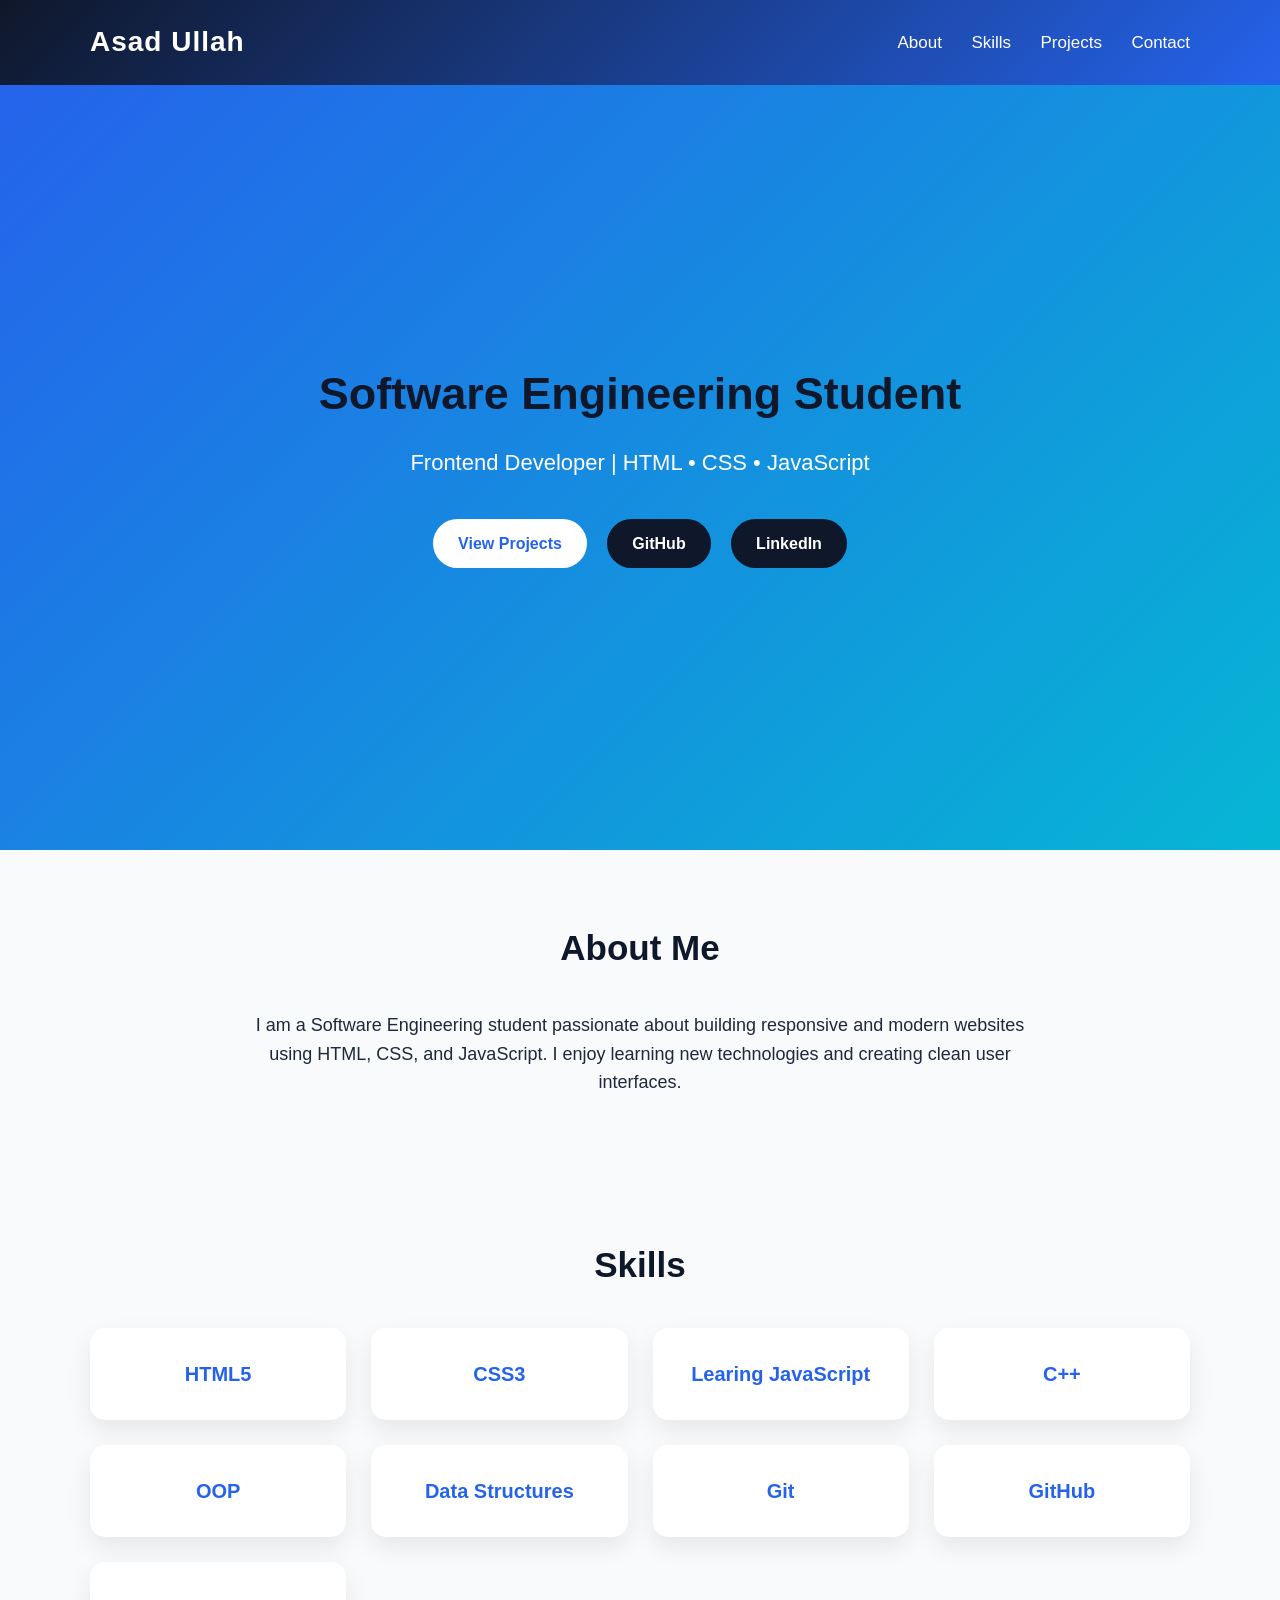
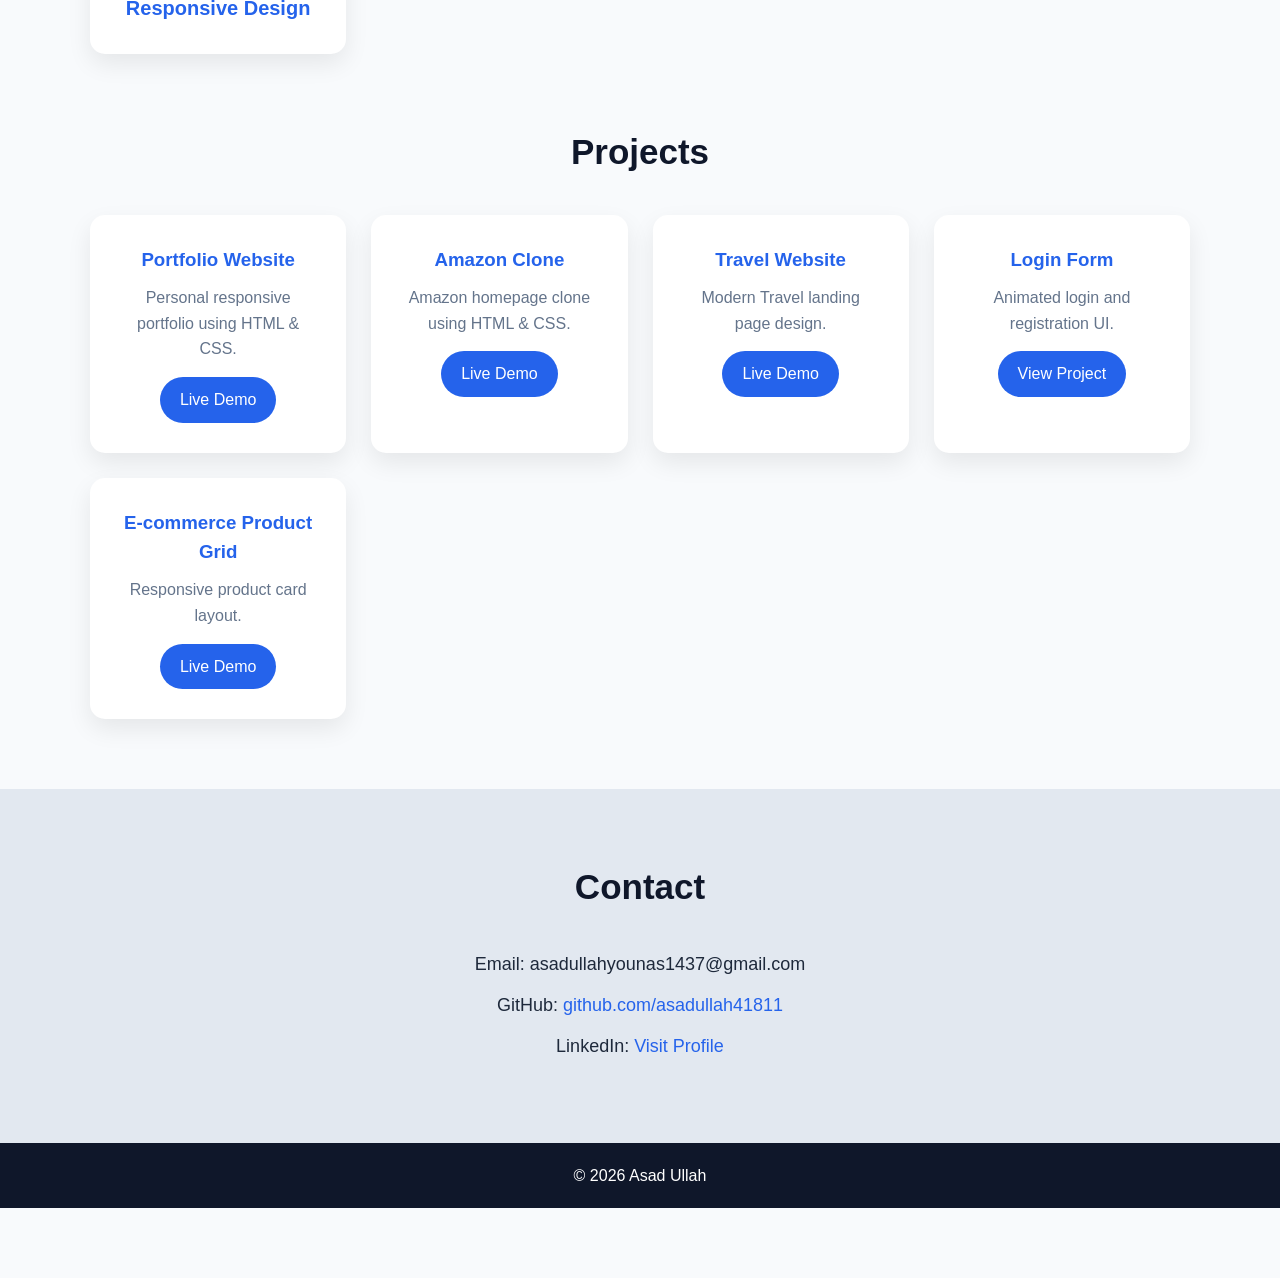
<file: index.html>
<html lang="en">
<head>
<meta charset="UTF-8">
<meta name="viewport" content="width=device-width, initial-scale=1.0">
<title>Asad Ullah | Portfolio</title>
<link rel="stylesheet" href="portfolio.css">
</head>

<body>

<header>
    <div class="container">
        <h1>Asad Ullah</h1>
        <nav>
            <a href="#about">About</a>
            <a href="#skills">Skills</a>
            <a href="#projects">Projects</a>
            <a href="#contact">Contact</a>
        </nav>
    </div>
</header>

<section class="hero">
    <div class="container">
        <h2>Software Engineering Student</h2>
        <p>Frontend Developer | HTML • CSS • JavaScript</p>

        <div class="buttons">
            <a href="#projects" class="btn">View Projects</a>

            <a href="https://github.com/asadullah41811"
            target="_blank" class="btn dark">
            GitHub
            </a>

            <a href="https://www.linkedin.com/in/asad-ullah-9bb935367"
            target="_blank" class="btn dark">
            LinkedIn
            </a>
        </div>
    </div>
</section>

<section id="about">
<div class="container">
<h2>About Me</h2>

<p>
I am a Software Engineering student passionate about building
responsive and modern websites using HTML, CSS, and JavaScript.
I enjoy learning new technologies and creating clean user
interfaces.
</p>

</div>
</section>

<section id="skills">
<div class="container">

<h2>Skills</h2>

<div class="cards">

<div class="card">HTML5</div>
<div class="card">CSS3</div>
<div class="card"> Learing JavaScript</div>
<div class="card"> C++</div>
<div class="card">OOP</div>
<div class="card"> Data Structures</div>
<div class="card">Git</div>
<div class="card">GitHub</div>
<div class="card">Responsive Design</div>

</div>

</div>
 <section id="projects">

<div class="container">

<h2>Projects</h2>

<div class="cards">


<div class="project">
<h3>Portfolio Website</h3>
<p>Personal responsive portfolio using HTML & CSS.</p>

<a href="https://github.com/asadullah41811" 
target="_blank" class="project-btn">
Live Demo
</a>

</div>
<div class="project">
<h3>Amazon Clone</h3>
<p>Amazon homepage clone using HTML & CSS.</p>

<a href="https://asadullah41811.github.io/Amazon-Clone-HTML-CSS/" 
target="_blank" class="project-btn">
Live Demo
</a>

</div>



<div class="project">
<h3>Travel Website</h3>
<p>Modern Travel landing page design.</p>

<a href="https://asadullah41811.github.io/wonderlust-website/"
target="_blank" class="project-btn">
Live Demo
</a>

</div>



<div class="project">
<h3>Login Form</h3>
<p>Animated login and registration UI.</p>

<a href="https://asadullah41811.github.io/Login-Registration-Form/"
target="_blank" class="project-btn">
View Project
</a>

</div>



<div class="project">
<h3>E-commerce Product Grid</h3>
<p>Responsive product card layout.</p>

<a href="https://asadullah41811.github.io/Ecommerce-Product-UI-Grid/"
target="_blank" class="project-btn">
Live Demo
</a>

</div>


</div>

</div>

</section>
 <!-- footer -->
<section id="contact">

<div class="container">

<h2>Contact</h2>

<p>Email: asadullahyounas1437@gmail.com</p>

<p>GitHub:
<a href="https://github.com/asadullah41811">
github.com/asadullah41811
</a>
</p>

<p>LinkedIn:
<a href="https://www.linkedin.com/in/asad-ullah-9bb935367">
Visit Profile
</a>
</p>

</div>

</section>

<footer>

<p>© 2026 Asad Ullah</p>

</footer>


<!-- ----footer -->
</file>
<file: portfolio.css>
/* =========================
   Global Styling
========================= */

* {
    margin: 0;
    padding: 0;
    box-sizing: border-box;
    font-family: "Poppins", Arial, sans-serif;
    scroll-behavior: smooth;
}

body {
    background: #f8fafc;
    color: #1e293b;
    line-height: 1.6;
}

.container {
    width: 90%;
    max-width: 1100px;
    margin: auto;
}


/* =========================
        Header
========================= */

header {
    background: linear-gradient(135deg, #0f172a, #2563eb);
    color: white;
    padding: 20px 0;
    position: sticky;
    top: 0;
    z-index: 100;
}

header .container {
    display: flex;
    justify-content: space-between;
    align-items: center;
}

header h1 {
    font-size: 28px;
    letter-spacing: 1px;
}


nav a {
    color: white;
    text-decoration: none;
    margin-left: 25px;
    font-size: 17px;
    transition: 0.3s;
}


nav a:hover {
    color: #38bdf8;
}


/* =========================
        Hero Section
========================= */

.hero {
    min-height: 85vh;
    display: flex;
    align-items: center;
    background:
    linear-gradient(135deg,#2563eb,#06b6d4);
    color:white;
    text-align:center;
}


.hero h2 {
    font-size: 45px;
    margin-bottom: 15px;
}


.hero p {
    font-size:22px;
    margin-bottom:30px;
}


.buttons {
    margin-top:25px;
}


.btn {
    display:inline-block;
    padding:12px 25px;
    margin:8px;
    border-radius:30px;
    background:white;
    color:#2563eb;
    text-decoration:none;
    font-weight:bold;
    transition:0.3s;
}


.btn:hover {
    transform:translateY(-5px);
}


.btn.dark {
    background:#0f172a;
    color:white;
}



/* =========================
      Sections
========================= */


section {
    padding:70px 0;
}


section h2 {
    text-align:center;
    font-size:35px;
    margin-bottom:35px;
    color:#0f172a;
}


#about p {
    max-width:800px;
    margin:auto;
    text-align:center;
    font-size:18px;
}



/* =========================
        Cards
========================= */


.cards {

    display:grid;
    grid-template-columns:
    repeat(auto-fit,minmax(220px,1fr));

    gap:25px;

}



.card,
.project {

    background:white;
    padding:30px;
    text-align:center;

    border-radius:15px;

    box-shadow:
    0 10px 25px rgba(0,0,0,0.08);

    transition:0.4s;
}



.card:hover,
.project:hover {

    transform:translateY(-10px);

    box-shadow:
    0 15px 35px rgba(0,0,0,0.15);

}



.card {

    font-size:20px;
    font-weight:bold;
    color:#2563eb;

}



.project h3 {

    color:#2563eb;
    margin-bottom:10px;

}



.project p {

    color:#64748b;

}



/* =========================
        Contact
========================= */


#contact {

    background:#e2e8f0;

    text-align:center;

}


#contact p {

    margin:12px;
    font-size:18px;

}


#contact a {

    color:#2563eb;
    text-decoration:none;

}



#contact a:hover {

    text-decoration:underline;

}



/* =========================
        Footer
========================= */


footer {

    background:#0f172a;
    color:white;
    text-align:center;
    padding:20px;

}



/* =========================
     Responsive Design
========================= */


@media(max-width:768px){


header .container {

    flex-direction:column;

}


nav {

    margin-top:15px;

}


nav a {

    margin:10px;

}


.hero h2 {

    font-size:35px;

}


.hero p {

    font-size:18px;

}


}
.project-btn {

    display:inline-block;
    margin-top:15px;
    padding:10px 20px;

    background:#2563eb;
    color:white;

    text-decoration:none;

    border-radius:25px;

    transition:0.3s;

}


.project-btn:hover {

    background:#0f172a;
    transform:translateY(-3px);

}
</file>
